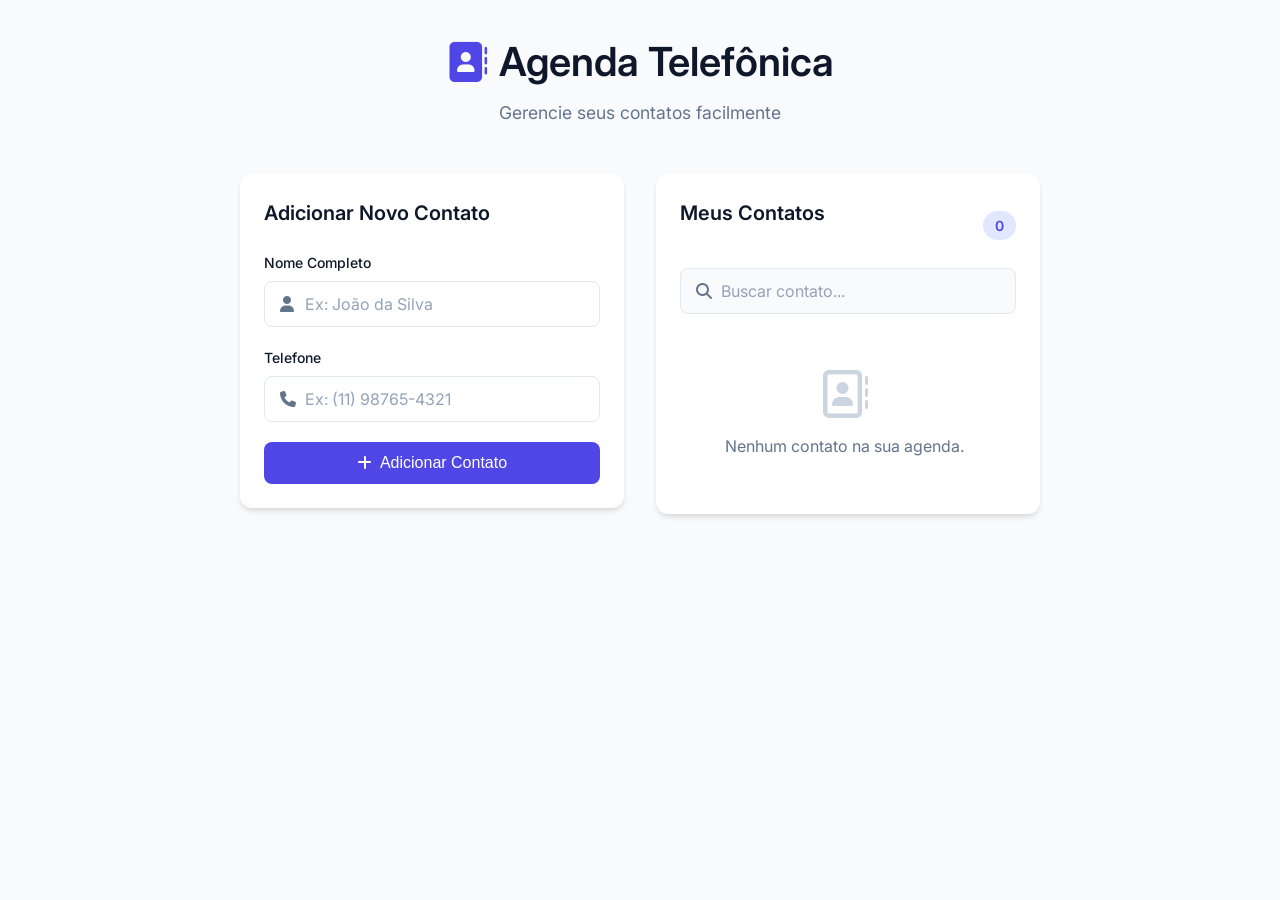
<file: index.html>
<!DOCTYPE html>
<html lang="pt-BR">
<head>
    <meta charset="UTF-8">
    <meta name="viewport" content="width=device-width, initial-scale=1.0">
    <title>Agenda Telefônica</title>
    <link rel="stylesheet" href="style.css">
    <link href="https://fonts.googleapis.com/css2?family=Inter:wght@400;500;600&display=swap" rel="stylesheet">
    <link rel="stylesheet" href="https://cdnjs.cloudflare.com/ajax/libs/font-awesome/6.4.0/css/all.min.css">
</head>
<body>
    <div class="container">
        <header>
            <div class="header-content">
                <i class="fa-solid fa-address-book"></i>
                <h1>Agenda Telefônica</h1>
            </div>
            <p>Gerencie seus contatos facilmente</p>
        </header>

        <main>
            <section class="add-contact-section">
                <h2>Adicionar Novo Contato</h2>
                <form id="contact-form">
                    <div class="input-group">
                        <label for="name">Nome Completo</label>
                        <div class="input-wrapper">
                            <i class="fa-solid fa-user"></i>
                            <input type="text" id="name" placeholder="Ex: João da Silva" required>
                        </div>
                    </div>
                    
                    <div class="input-group">
                        <label for="phone">Telefone</label>
                        <div class="input-wrapper">
                            <i class="fa-solid fa-phone"></i>
                            <input type="tel" id="phone" placeholder="Ex: (11) 98765-4321" required>
                        </div>
                    </div>
                    
                    <button type="submit" class="btn-primary">
                        <i class="fa-solid fa-plus"></i> Adicionar Contato
                    </button>
                </form>
            </section>

            <section class="contacts-list-section">
                <div class="list-header">
                    <h2>Meus Contatos</h2>
                    <span id="contact-count" class="badge">0</span>
                </div>
                
                <div class="search-bar">
                    <i class="fa-solid fa-magnifying-glass"></i>
                    <input type="text" id="search" placeholder="Buscar contato...">
                </div>

                <div id="contacts-container" class="contacts-container">
                    <!-- Contatos serão injetados aqui via JavaScript -->
                </div>
            </section>
        </main>
    </div>

    <script src="script.js"></script>
</body>
</html>
</file>
<file: style.css>
:root {
    --primary-color: #4f46e5;
    --primary-hover: #4338ca;
    --danger-color: #ef4444;
    --danger-hover: #dc2626;
    --bg-color: #f8fafc;
    --card-bg: #ffffff;
    --text-main: #0f172a;
    --text-muted: #64748b;
    --border-color: #e2e8f0;
    --shadow-sm: 0 1px 2px 0 rgb(0 0 0 / 0.05);
    --shadow-md: 0 4px 6px -1px rgb(0 0 0 / 0.1), 0 2px 4px -2px rgb(0 0 0 / 0.1);
    --shadow-lg: 0 10px 15px -3px rgb(0 0 0 / 0.1), 0 4px 6px -4px rgb(0 0 0 / 0.1);
    --radius-md: 0.5rem;
    --radius-lg: 0.75rem;
    --transition: all 0.3s ease;
}

* {
    margin: 0;
    padding: 0;
    box-sizing: border-box;
}

body {
    font-family: 'Inter', sans-serif;
    background-color: var(--bg-color);
    color: var(--text-main);
    line-height: 1.5;
    display: flex;
    justify-content: center;
    padding: 2rem 1rem;
    min-height: 100vh;
}

.container {
    width: 100%;
    max-width: 800px;
    display: flex;
    flex-direction: column;
    gap: 2rem;
}

/* Header Styles */
header {
    text-align: center;
    margin-bottom: 1rem;
    animation: fadeInDown 0.5s ease-out;
}

.header-content {
    display: flex;
    align-items: center;
    justify-content: center;
    gap: 0.75rem;
    margin-bottom: 0.5rem;
}

.header-content i {
    font-size: 2.5rem;
    color: var(--primary-color);
}

h1 {
    font-size: 2.5rem;
    font-weight: 600;
    color: var(--text-main);
}

header p {
    color: var(--text-muted);
    font-size: 1.1rem;
}

/* Main Layout */
main {
    display: grid;
    grid-template-columns: 1fr;
    gap: 2rem;
}

@media (min-width: 768px) {
    main {
        grid-template-columns: 1fr 1fr;
        align-items: start;
    }
}

section {
    background-color: var(--card-bg);
    border-radius: var(--radius-lg);
    padding: 1.5rem;
    box-shadow: var(--shadow-md);
    animation: fadeIn 0.5s ease-out;
}

h2 {
    font-size: 1.25rem;
    font-weight: 600;
    margin-bottom: 1.5rem;
    color: var(--text-main);
}

/* Form Styles */
.input-group {
    margin-bottom: 1.25rem;
}

label {
    display: block;
    font-size: 0.875rem;
    font-weight: 500;
    margin-bottom: 0.5rem;
    color: var(--text-main);
}

.input-wrapper {
    position: relative;
    display: flex;
    align-items: center;
}

.input-wrapper i {
    position: absolute;
    left: 1rem;
    color: var(--text-muted);
}

input {
    width: 100%;
    padding: 0.75rem 1rem 0.75rem 2.5rem;
    border: 1px solid var(--border-color);
    border-radius: var(--radius-md);
    font-family: inherit;
    font-size: 1rem;
    color: var(--text-main);
    transition: var(--transition);
    outline: none;
}

input:focus {
    border-color: var(--primary-color);
    box-shadow: 0 0 0 3px rgba(79, 70, 229, 0.2);
}

input::placeholder {
    color: #94a3b8;
}

.btn-primary {
    width: 100%;
    padding: 0.75rem 1.5rem;
    background-color: var(--primary-color);
    color: white;
    border: none;
    border-radius: var(--radius-md);
    font-size: 1rem;
    font-weight: 500;
    cursor: pointer;
    display: flex;
    align-items: center;
    justify-content: center;
    gap: 0.5rem;
    transition: var(--transition);
}

.btn-primary:hover {
    background-color: var(--primary-hover);
    transform: translateY(-1px);
    box-shadow: var(--shadow-md);
}

.btn-primary:active {
    transform: translateY(0);
}

/* List Styles */
.list-header {
    display: flex;
    align-items: center;
    justify-content: space-between;
    margin-bottom: 1rem;
}

.badge {
    background-color: #e0e7ff;
    color: var(--primary-color);
    padding: 0.25rem 0.75rem;
    border-radius: 9999px;
    font-size: 0.875rem;
    font-weight: 600;
}

.search-bar {
    position: relative;
    margin-bottom: 1.5rem;
}

.search-bar i {
    position: absolute;
    left: 1rem;
    top: 50%;
    transform: translateY(-50%);
    color: var(--text-muted);
}

.search-bar input {
    padding-left: 2.5rem;
    background-color: var(--bg-color);
}

.contacts-container {
    display: flex;
    flex-direction: column;
    gap: 1rem;
    max-height: 400px;
    overflow-y: auto;
    padding-right: 0.5rem;
}

/* Custom Scrollbar */
.contacts-container::-webkit-scrollbar {
    width: 6px;
}
.contacts-container::-webkit-scrollbar-track {
    background: transparent;
}
.contacts-container::-webkit-scrollbar-thumb {
    background-color: #cbd5e1;
    border-radius: 10px;
}

/* Contact Item */
.contact-item {
    display: flex;
    align-items: center;
    justify-content: space-between;
    padding: 1rem;
    border: 1px solid var(--border-color);
    border-radius: var(--radius-md);
    background-color: var(--card-bg);
    transition: var(--transition);
    animation: slideIn 0.3s ease-out forwards;
}

.contact-item:hover {
    border-color: #c7d2fe;
    box-shadow: var(--shadow-sm);
    transform: translateX(2px);
}

.contact-info {
    display: flex;
    align-items: center;
    gap: 1rem;
}

.contact-avatar {
    width: 40px;
    height: 40px;
    border-radius: 50%;
    background: linear-gradient(135deg, var(--primary-color), #818cf8);
    color: white;
    display: flex;
    align-items: center;
    justify-content: center;
    font-weight: 600;
    font-size: 1.25rem;
}

.contact-details h3 {
    font-size: 1rem;
    font-weight: 500;
    color: var(--text-main);
    margin-bottom: 0.125rem;
}

.contact-details p {
    font-size: 0.875rem;
    color: var(--text-muted);
    display: flex;
    align-items: center;
    gap: 0.25rem;
}

.btn-delete {
    background: transparent;
    color: var(--danger-color);
    border: none;
    cursor: pointer;
    width: 32px;
    height: 32px;
    border-radius: var(--radius-md);
    display: flex;
    align-items: center;
    justify-content: center;
    transition: var(--transition);
}

.btn-delete:hover {
    background-color: #fee2e2;
}

.empty-state {
    text-align: center;
    padding: 2rem 0;
    color: var(--text-muted);
}

.empty-state i {
    font-size: 3rem;
    margin-bottom: 1rem;
    color: #cbd5e1;
}

/* Animations */
@keyframes fadeIn {
    from { opacity: 0; }
    to { opacity: 1; }
}

@keyframes fadeInDown {
    from {
        opacity: 0;
        transform: translateY(-20px);
    }
    to {
        opacity: 1;
        transform: translateY(0);
    }
}

@keyframes slideIn {
    from {
        opacity: 0;
        transform: translateX(-10px);
    }
    to {
        opacity: 1;
        transform: translateX(0);
    }
}

@keyframes fadeOut {
    to {
        opacity: 0;
        transform: scale(0.95);
    }
}
</file>
